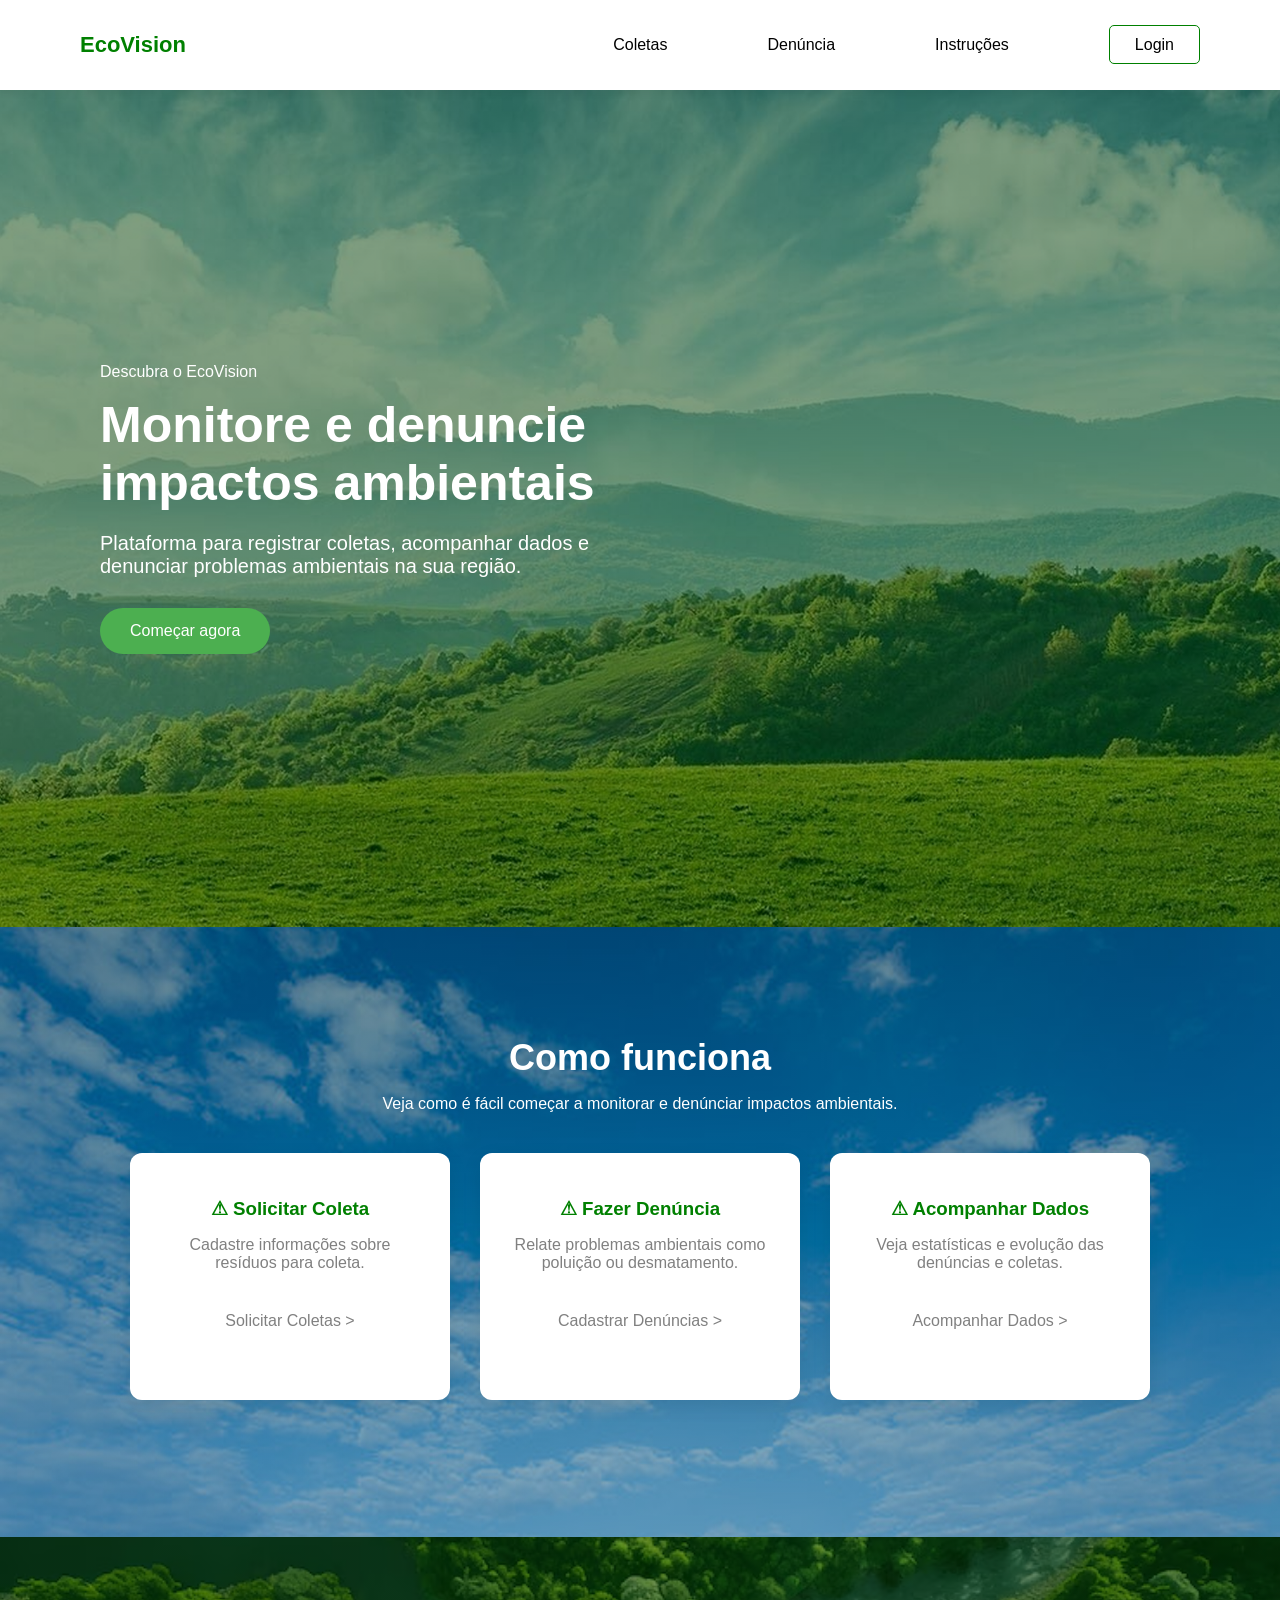
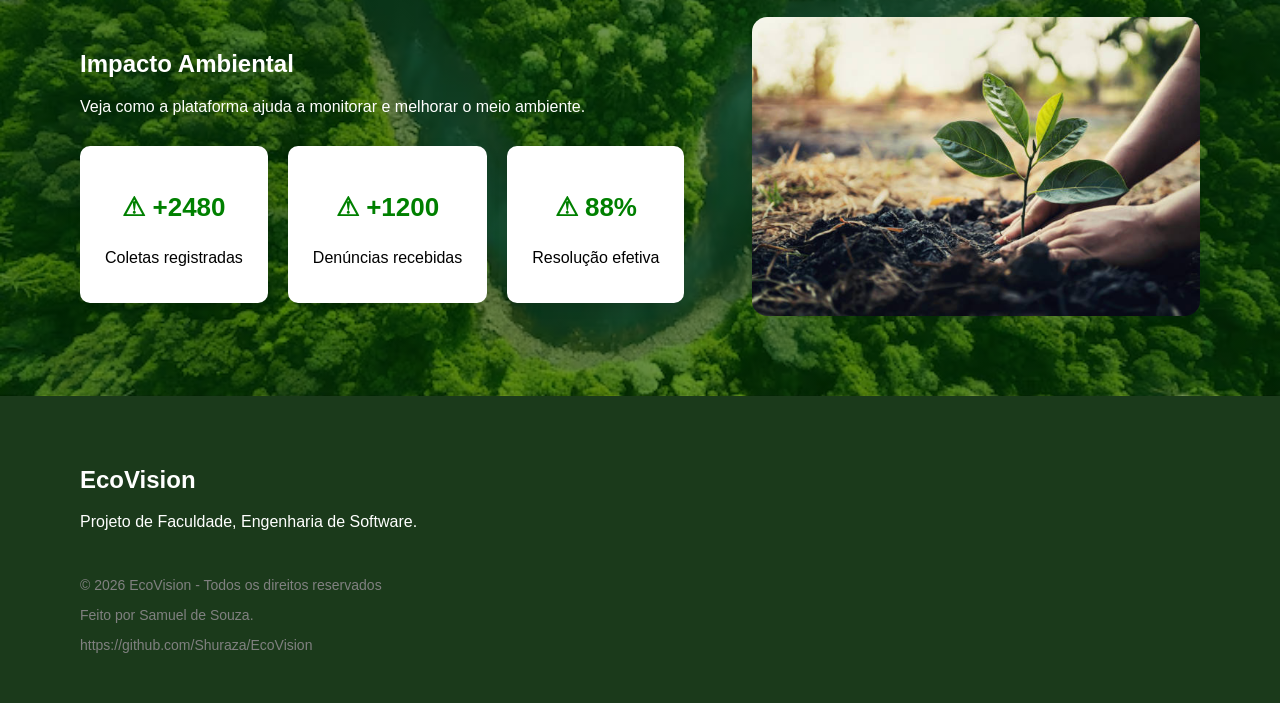
<file: Index.html>
<!DOCTYPE html>
<html lang="en">

<head>
    <meta charset="UTF-8">
    <meta name="viewport" content="width=device-width, initial-scale=1.0">
    <link rel="stylesheet" href="Assets/Css/home.css">
    <title>EcoVision</title>
</head>

<body>

    <!--------------------------header-------------------------------->

    <nav>
        <a href="Index.html">
            <div class="logo">EcoVision</div>
        </a>

        <ul>
            <li><a href="acompanhar_coleta.html">Coletas</a></li>
            <li><a href="acompanhar_denuncias.html">Denúncia</a></li>
            <li><a href="instrucoes.html">Instruções</a></li>
            <li><a class="login-btn" href="login.html">Login</a></li>
        </ul>

    </nav>

    <!-- ------------------------principal------------------------------ -->


    <section class="home">

        <div class="home-content">

            <span>Descubra o EcoVision</span>

            <h1>Monitore e denuncie impactos ambientais</h1>

            <p>
                Plataforma para registrar coletas, acompanhar dados
                e denunciar problemas ambientais na sua região.
            </p>

            <button class="comecar">Começar agora</button>

        </div>

    </section>

    <!-- ------------------------cOMO FUNCIONA------------------------------ -->


    <section class="ComoFunciona" id="Sobre">

        <h2>Como funciona</h2>

        <p class="subtitulo">Veja como é fácil começar a monitorar e denúnciar impactos ambientais.</p>

        <div class="cards">

            <div class="card">
                <h3>⚠ Solicitar Coleta</h3>
                <p>Cadastre informações sobre resíduos para coleta.</p>
                <a href="coletas.html">
                    <p>Solicitar Coletas ></p>
                </a>

            </div>

            <div class="card">
                <h3>⚠ Fazer Denúncia</h3>
                <p>Relate problemas ambientais como poluição ou desmatamento.</p>
                <a href="denuncia.html">
                    <p>Cadastrar Denúncias > </p>
                </a>

            </div>

            <div class="card">
                <h3>⚠ Acompanhar Dados</h3>
                <p>Veja estatísticas e evolução das denúncias e coletas.</p>
                <a href="#Dados">
                    <p>Acompanhar Dados ></p>
                </a>

            </div>

        </div>

    </section>


    <!-- ------------------------Acompanhar Dados------------------------------ -->

    <section class="impacto" id="Dados">

        <div class="impacto-text">

            <h2>Impacto Ambiental</h2>

            <p>Veja como a plataforma ajuda a monitorar e melhorar o meio ambiente.</p>

            <div class="stats">

                <div class="stat">
                    <h3>⚠ +2480</h3>
                    <p>Coletas registradas</p>
                </div>

                <div class="stat">
                    <h3>⚠ +1200</h3>
                    <p>Denúncias recebidas</p>
                </div>

                <div class="stat">
                    <h3>⚠ 88%</h3>
                    <p>Resolução efetiva</p>
                </div>

            </div>

        </div>

        <img src="Assets/Img/plantar_4x.jpg">

    </section>



    <footer>

        <div class="footer-grid">

            <div>
                <h2>EcoVision</h2>
                <p>Projeto de Faculdade, Engenharia de Software.</p>
            </div>


        </div>

        <div class="copyright">
            © 2026 EcoVision - Todos os direitos reservados
            <p>Feito por Samuel de Souza.</p>
            https://github.com/Shuraza/EcoVision
        </div>

    </footer>

</body>

</html>


</body>

</html>
</file>
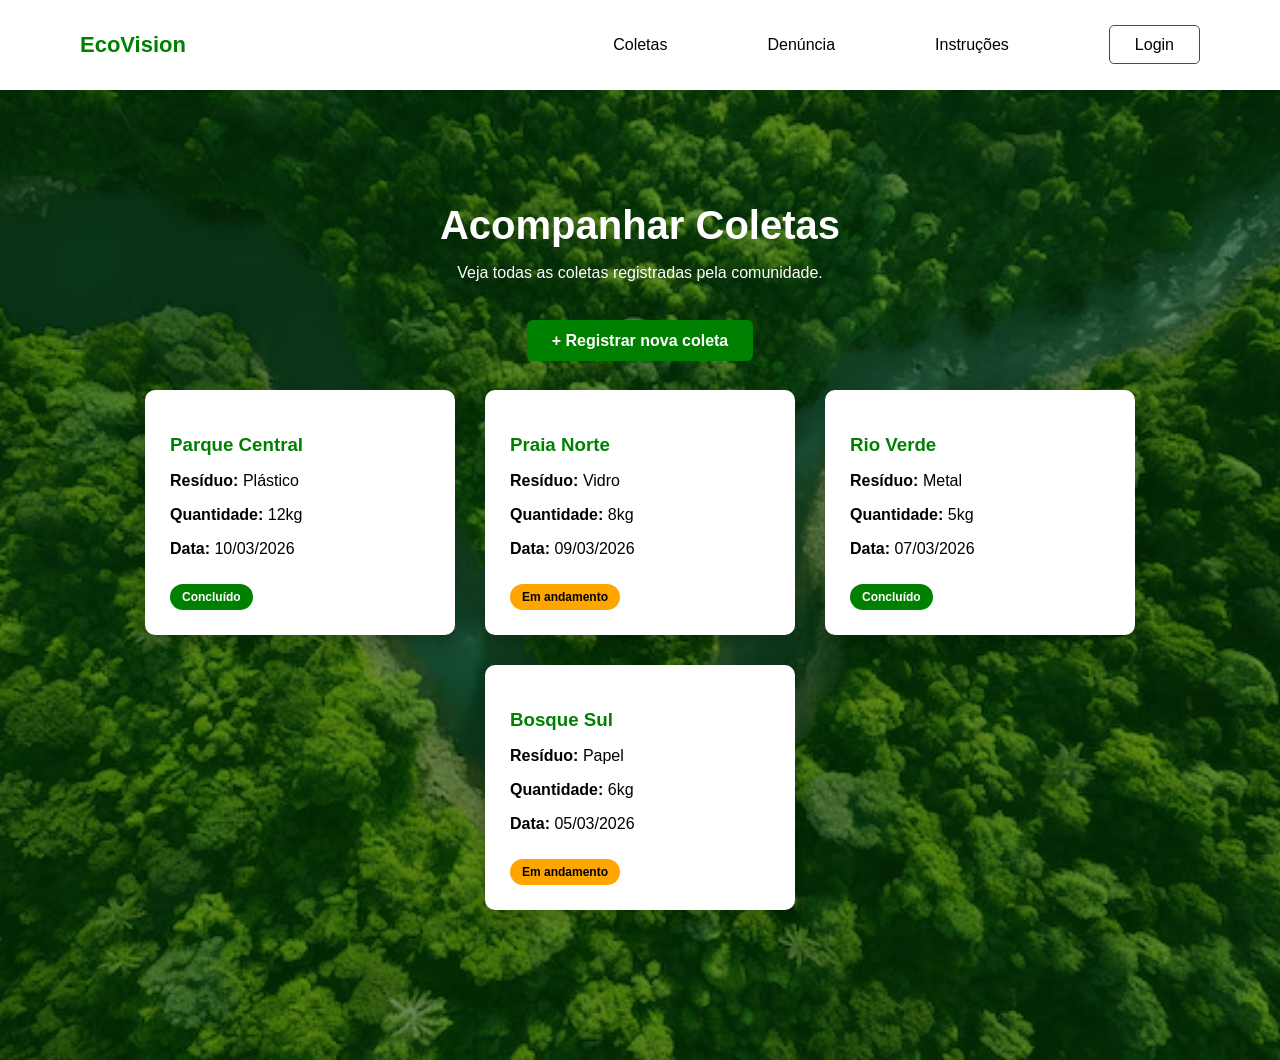
<file: acompanhar_coleta.html>
<!DOCTYPE html>
<html lang="pt-br">

<head>
    <meta charset="UTF-8">
    <meta name="viewport" content="width=device-width, initial-scale=1.0">

    <link rel="stylesheet" href="Assets/Css/acompanhar_coleta.css">

    <title>EcoVision</title>
</head>

<body>

    <!-- ------------------------header------------------------------ -->

    <nav>

        <a href="Index.html">
            <div class="logo">EcoVision</div>
        </a>

        <ul>
            <li><a href="acompanhar_coleta.html">Coletas</a></li>
            <li><a href="acompanhar_denuncias.html">Denúncia</a></li>
            <li><a href="instrucoes.html">Instruções</a></li>
            <li><a class="login-btn" href="login.html">Login</a></li>
        </ul>

    </nav>


    <!-- ------------------------pagina------------------------------ -->

    <section class="pagina-coletas">

        <h1>Acompanhar Coletas</h1>

        <p class="subtitulo">
            Veja todas as coletas registradas pela comunidade.
        </p>

        <div class="acoes">

            <a href="coletas.html" class="btn-coleta">
                + Registrar nova coleta
            </a>

        </div>

        <div class="lista-coletas">

            <div class="coleta-card">

                <h3>Parque Central</h3>

                <p><strong>Resíduo:</strong> Plástico</p>

                <p><strong>Quantidade:</strong> 12kg</p>

                <p><strong>Data:</strong> 10/03/2026</p>

                <span class="status concluido">Concluído</span>

            </div>


            <div class="coleta-card">

                <h3>Praia Norte</h3>

                <p><strong>Resíduo:</strong> Vidro</p>

                <p><strong>Quantidade:</strong> 8kg</p>

                <p><strong>Data:</strong> 09/03/2026</p>

                <span class="status andamento">Em andamento</span>

            </div>


            <div class="coleta-card">

                <h3>Rio Verde</h3>

                <p><strong>Resíduo:</strong> Metal</p>

                <p><strong>Quantidade:</strong> 5kg</p>

                <p><strong>Data:</strong> 07/03/2026</p>

                <span class="status concluido">Concluído</span>

            </div>


            <div class="coleta-card">

                <h3>Bosque Sul</h3>

                <p><strong>Resíduo:</strong> Papel</p>

                <p><strong>Quantidade:</strong> 6kg</p>

                <p><strong>Data:</strong> 05/03/2026</p>

                <span class="status andamento">Em andamento</span>

            </div>

        </div>

    </section>

</body>

</html>
</file>
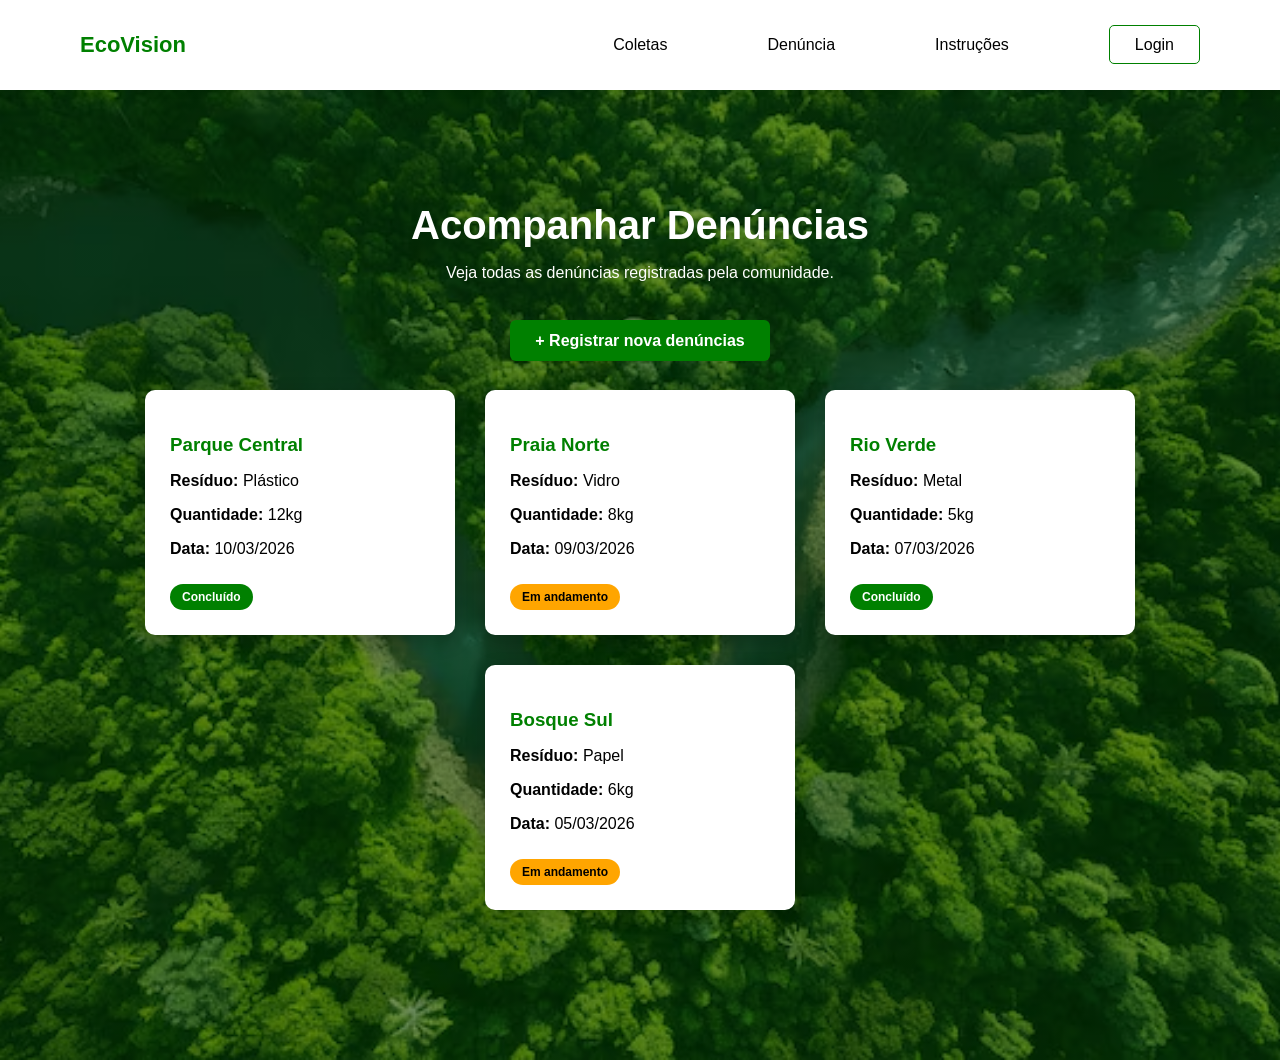
<file: acompanhar_denuncias.html>
<!DOCTYPE html>
<html lang="pt-br">

<head>
    <meta charset="UTF-8">
    <meta name="viewport" content="width=device-width, initial-scale=1.0">

    <link rel="stylesheet" href="Assets/Css/acompanhar_denuncias.css">

    <title>EcoVision</title>
</head>

<body>

    <!-- ------------------------header------------------------------ -->

    <nav>

        <a href="Index.html">
            <div class="logo">EcoVision</div>
        </a>

        <ul>
            <li><a href="acompanhar_coleta.html">Coletas</a></li>
            <li><a href="acompanhar_denuncias.html">Denúncia</a></li>
            <li><a href="instrucoes.html">Instruções</a></li>
            <li><a class="login-btn" href="login.html">Login</a></li>
        </ul>

    </nav>


    <!-- ------------------------pagina------------------------------ -->

    <section class="pagina-coletas">

        <h1>Acompanhar Denúncias</h1>

        <p class="subtitulo">
            Veja todas as denúncias registradas pela comunidade.
        </p>

        <div class="acoes">

            <a href="denuncia.html" class="btn-coleta">
                + Registrar nova denúncias
            </a>

        </div>

        <div class="lista-coletas">

            <div class="coleta-card">

                <h3>Parque Central</h3>

                <p><strong>Resíduo:</strong> Plástico</p>

                <p><strong>Quantidade:</strong> 12kg</p>

                <p><strong>Data:</strong> 10/03/2026</p>

                <span class="status concluido">Concluído</span>

            </div>


            <div class="coleta-card">

                <h3>Praia Norte</h3>

                <p><strong>Resíduo:</strong> Vidro</p>

                <p><strong>Quantidade:</strong> 8kg</p>

                <p><strong>Data:</strong> 09/03/2026</p>

                <span class="status andamento">Em andamento</span>

            </div>


            <div class="coleta-card">

                <h3>Rio Verde</h3>

                <p><strong>Resíduo:</strong> Metal</p>

                <p><strong>Quantidade:</strong> 5kg</p>

                <p><strong>Data:</strong> 07/03/2026</p>

                <span class="status concluido">Concluído</span>

            </div>


            <div class="coleta-card">

                <h3>Bosque Sul</h3>

                <p><strong>Resíduo:</strong> Papel</p>

                <p><strong>Quantidade:</strong> 6kg</p>

                <p><strong>Data:</strong> 05/03/2026</p>

                <span class="status andamento">Em andamento</span>

            </div>

        </div>

    </section>

</body>

</html>
</file>
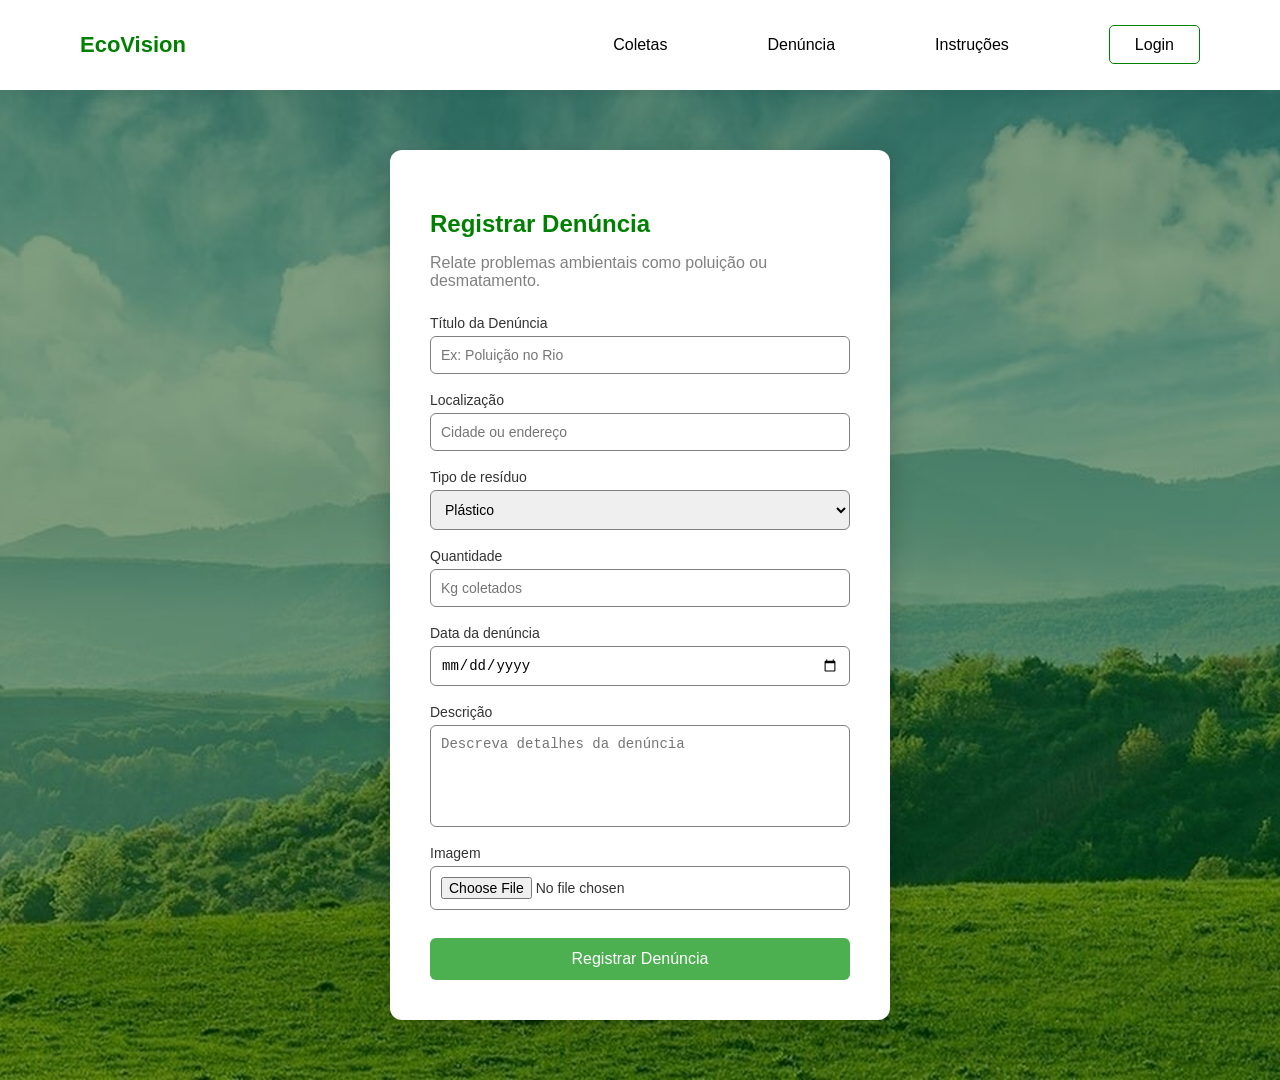
<file: denuncia.html>
<!DOCTYPE html>
<html lang="pt-br">

<head>
    <meta charset="UTF-8">
    <meta name="viewport" content="width=device-width, initial-scale=1.0">

    <link rel="stylesheet" href="Assets/Css/denuncia.css">

    <title>EcoVision</title>
</head>

<body>

    <!-- ------------------------header------------------------------ -->

    <nav>

        <a href="Index.html">
            <div class="logo">EcoVision</div>
        </a>

        <ul>
            <li><a href="acompanhar_coleta.html">Coletas</a></li>
            <li><a href="acompanhar_denuncias.html">Denúncia</a></li>
            <li><a href="instrucoes.html">Instruções</a></li>
            <li><a class="login-btn" href="login.html">Login</a></li>
        </ul>

    </nav>

    <!-- ------------------------tela coleta------------------------------ -->

    <section class="coleta">

        <div class="coleta-card">

            <h1>Registrar Denúncia</h1>

            <p>Relate problemas ambientais como poluição ou desmatamento.</p>

            <form>

                <div class="input-group">
                    <label>Título da Denúncia</label>
                    <input type="text" placeholder="Ex: Poluição no Rio">
                </div>

                <div class="input-group">
                    <label>Localização</label>
                    <input type="text" placeholder="Cidade ou endereço">
                </div>

                <div class="input-group">
                    <label>Tipo de resíduo</label>

                    <select>
                        <option>Plástico</option>
                        <option>Papel</option>
                        <option>Metal</option>
                        <option>Vidro</option>
                        <option>Orgânico</option>
                        <option>Outro</option>

                    </select>

                </div>

                <div class="input-group">
                    <label>Quantidade</label>
                    <input type="number" placeholder="Kg coletados">
                </div>

                <div class="input-group">
                    <label>Data da denúncia</label>
                    <input type="date">
                </div>

                <div class="input-group">
                    <label>Descrição</label>
                    <textarea placeholder="Descreva detalhes da denúncia"></textarea>
                </div>

                <div class="input-group">
                    <label>Imagem</label>
                    <input type="file" placeholder="Insira a imagem">
                </div>


                <button type="submit">Registrar Denúncia</button>

            </form>

        </div>

    </section>

</body>

</html>
</file>
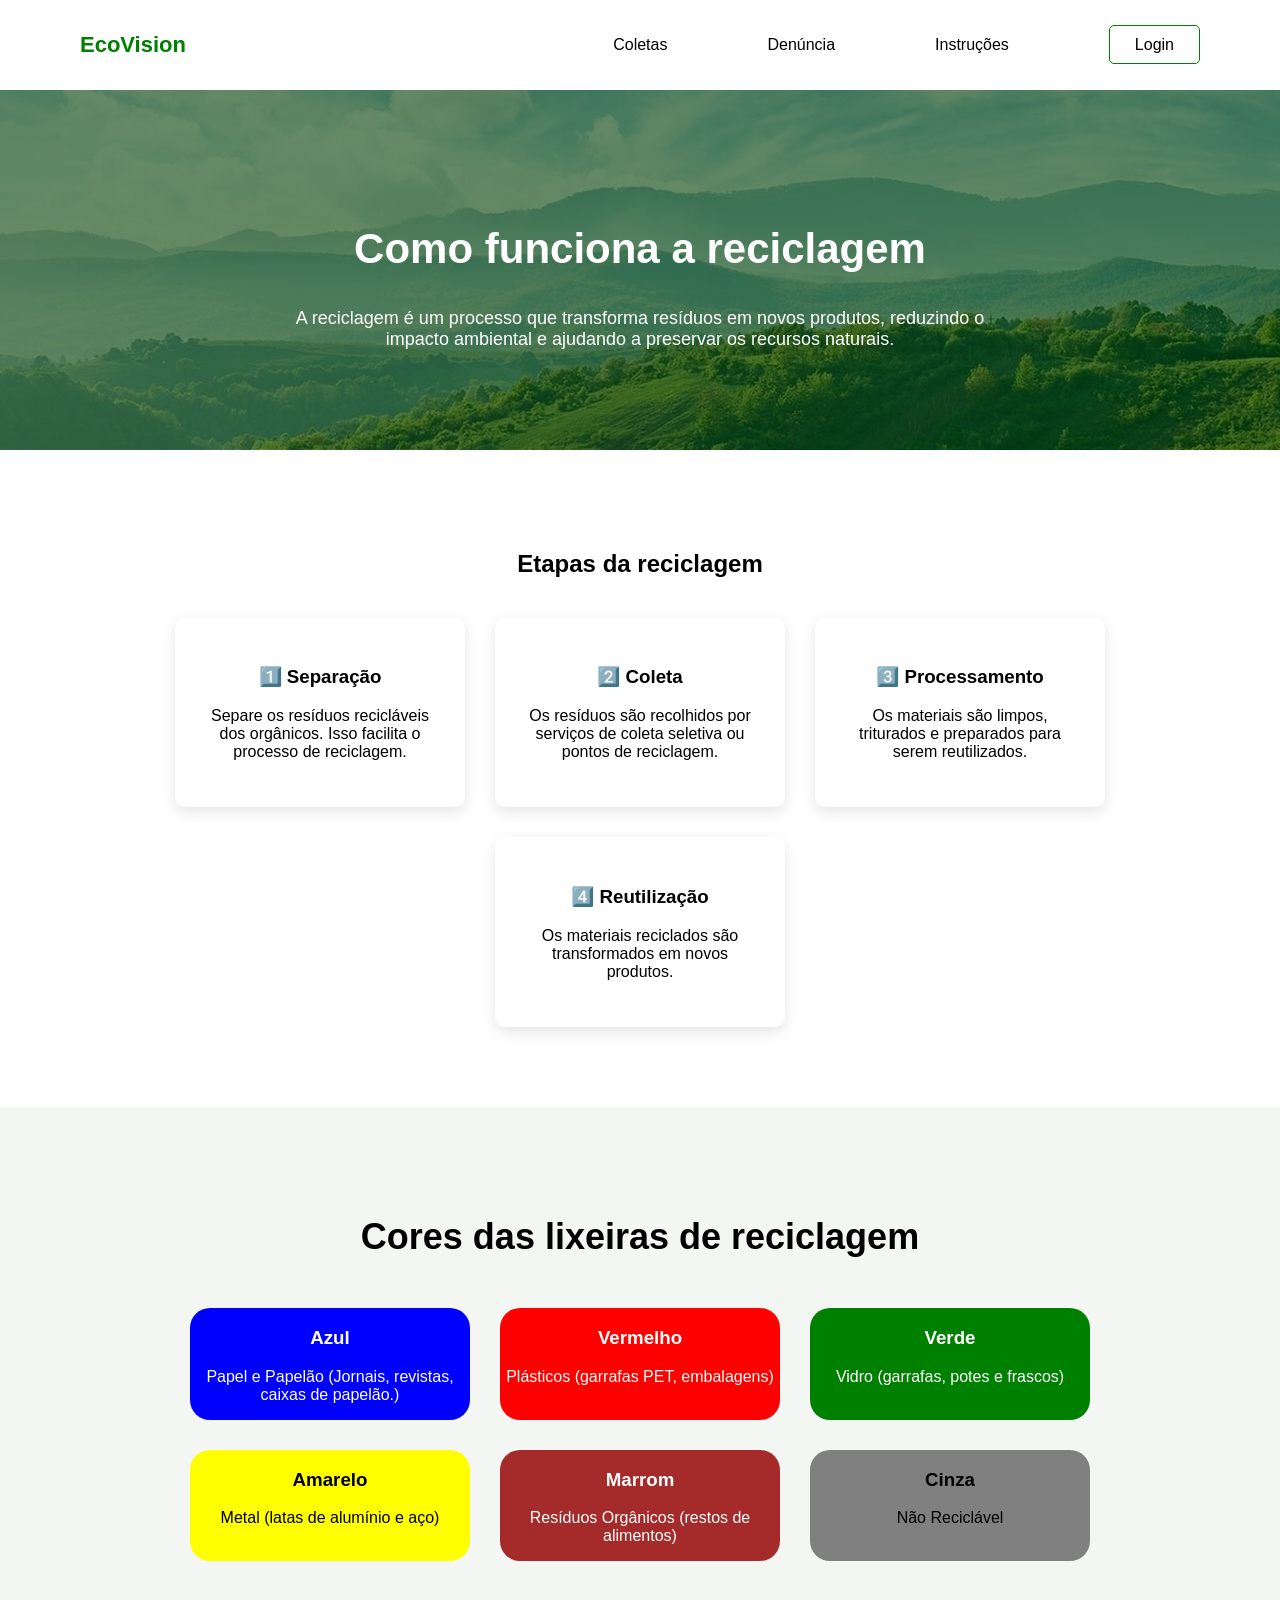
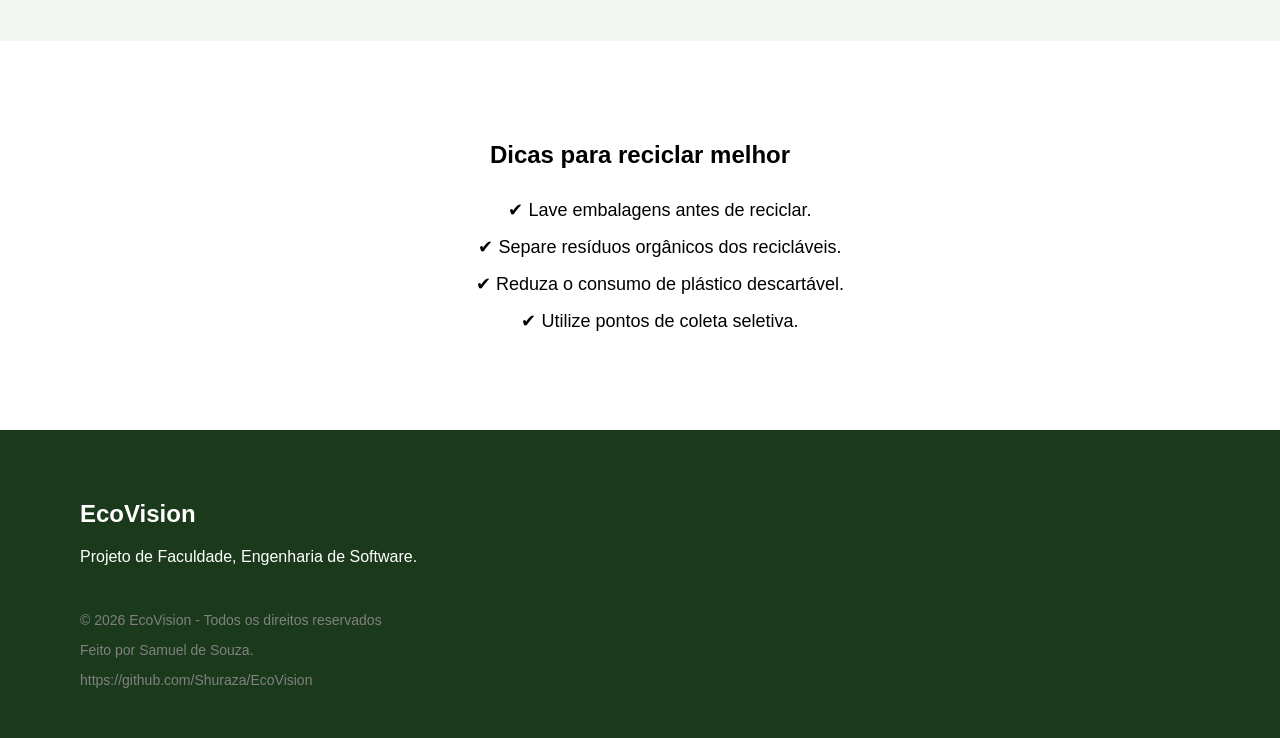
<file: instrucoes.html>
<!DOCTYPE html>
<html lang="pt-br">

<head>

    <meta charset="UTF-8">
    <meta name="viewport" content="width=device-width, initial-scale=1.0">

    <link rel="stylesheet" href="Assets/Css/instrucoes.css">

    <title>Instruções | EcoVision</title>

</head>

<body>

    <!-- ------------------------header------------------------------ -->

    <nav>

        <a href="Index.html">
            <div class="logo">EcoVision</div>
        </a>

        <ul>
            <li><a href="acompanhar_coleta.html">Coletas</a></li>
            <li><a href="acompanhar_denuncias.html">Denúncia</a></li>
            <li><a href="instrucoes.html">Instruções</a></li>
            <li><a class="login-btn" href="login.html">Login</a></li>
        </ul>

    </nav>


    <!-- ------------------------intro------------------------------ -->

    <section class="intro">

        <h1>Como funciona a reciclagem</h1>

        <p>
            A reciclagem é um processo que transforma resíduos em novos produtos,
            reduzindo o impacto ambiental e ajudando a preservar os recursos naturais.
        </p>

    </section>


    <!-- ------------------------processo------------------------------ -->

    <section class="processo">

        <h2>Etapas da reciclagem</h2>

        <div class="cards">

            <div class="card">

                <h3>1️⃣ Separação</h3>

                <p>
                    Separe os resíduos recicláveis dos orgânicos.
                    Isso facilita o processo de reciclagem.
                </p>

            </div>

            <div class="card">

                <h3>2️⃣ Coleta</h3>

                <p>
                    Os resíduos são recolhidos por serviços de coleta seletiva
                    ou pontos de reciclagem.
                </p>

            </div>

            <div class="card">

                <h3>3️⃣ Processamento</h3>

                <p>
                    Os materiais são limpos, triturados e preparados
                    para serem reutilizados.
                </p>

            </div>

            <div class="card">

                <h3>4️⃣ Reutilização</h3>

                <p>
                    Os materiais reciclados são transformados em novos produtos.
                </p>

            </div>

        </div>

    </section>


    <section class="lixeiras">

        <h2>Cores das lixeiras de reciclagem</h2>

        <div class="lixeiras-grid">

            <div class="lixeira-Azul">
                <h3>Azul</h3>
                <p>Papel e Papelão (Jornais, revistas, caixas de papelão.)</p>
            </div>

            <div class="lixeira-Vermelha">
                <h3>Vermelho</h3>
                <p>Plásticos (garrafas PET, embalagens)</p>
            </div>

            <div class="lixeira-Verde">
                <h3>Verde</h3>
                <p>Vidro (garrafas, potes e frascos)</p>
            </div>

            <div class="lixeira-Amarela">
                <h3>Amarelo</h3>
                <p>Metal (latas de alumínio e aço)</p>
            </div>

            <div class="lixeira-Marrom">
                <h3>Marrom</h3>
                <p>Resíduos Orgânicos (restos de alimentos)</p>
            </div>

            <div class="lixeira-Cinza">
                <h3>Cinza</h3>
                <p>Não Reciclável</p>
            </div>

        </div>




    </section>


    <!-- ------------------------dicas------------------------------ -->

    <section class="dicas">

        <h2>Dicas para reciclar melhor</h2>

        <ul>

            <li>✔ Lave embalagens antes de reciclar.</li>

            <li>✔ Separe resíduos orgânicos dos recicláveis.</li>

            <li>✔ Reduza o consumo de plástico descartável.</li>

            <li>✔ Utilize pontos de coleta seletiva.</li>

        </ul>

    </section>

<footer>

        <div class="footer-grid">

            <div>
                <h2>EcoVision</h2>
                <p>Projeto de Faculdade, Engenharia de Software.</p>
            </div>


        </div>

        <div class="copyright">
            © 2026 EcoVision - Todos os direitos reservados
            <p>Feito por Samuel de Souza.</p>
            https://github.com/Shuraza/EcoVision
        </div>

    </footer>


</body>

</html>
</file>
<file: Assets/Css/home.css>
body{
background:#f4f6f4;
color:#333;
margin:0;
padding:0;
box-sizing:border-box;
font-family:Arial, Helvetica, sans-serif;
}

/* ------------------------header------------------------------ */

nav{
display:flex;
justify-content:space-between;
align-items:center;
padding:20px 80px;
background:white;
position:sticky;
top:0;
box-shadow:0 2px 10px rgba(0,0,0,0.05);
}

.logo{
font-size:22px;
font-weight:bold;
color:green;
}

nav ul{
display:flex;
gap:100px;
list-style:none;
}

nav a{
text-decoration:none;
color:black;
}

nav a:hover{
color:green;
}

.login-btn{
padding:10px 25px;
border:1px solid green;
border-radius:5px;
}


/* ------------------------principal------------------------------ */



.home{
height:93vh;
display:flex;
align-items:center;
padding:0 100px;
color:white;
background:
linear-gradient(rgba(0,60,0,0.5),rgba(0,60,0,0.5)),
url(../Img/campo_4x.jpg);
background-size:cover;
background-position:center;
}

.home-content{
max-width:500px;
}

.home h1{
font-size:50px;
margin:15px 0;
}

.home p{
font-size:20px;
margin-bottom:30px;
}

.comecar{
background:#4caf50;
padding:14px 30px;
border:none;
border-radius:30px;
font-size:16px;
color:white;
cursor:pointer;
transition:0.3s;
}

.comecar:hover{
background:#43a047;
transform:translateY(-2px);
}


.ComoFunciona{
height:50vh;
color:white;
padding:80px;
text-align:center;
background:
linear-gradient(rgba(0, 53, 60, 0.5),rgba(8, 85, 129, 0.5)),
url(../Img/ceu_4x.jpg);
background-size:cover;
background-position:center;
}

.ComoFunciona h2{
font-size:36px;
color:white;

margin-bottom:10px;
}

.ComoFunciona .subtitulo{
color:white;
margin-bottom:40px;
}

.ComoFunciona p{
color:gray;
margin-bottom:40px;
}

.cards{
display:flex;
justify-content:center;
gap:30px;
flex-wrap:wrap;
}

.card{
background:white;
padding:30px;
border-radius:12px;
width:260px;
box-shadow:0 6px 20px rgba(0,0,0,0.08);
transition:0.3s;
}

.card:hover{
transform:translateY(-6px);
}

.card h3{
margin:15px 0;
color:green;
}

.card a{
text-decoration: none;
}

.impacto{
display:flex;
align-items:center;
gap:50px;
padding:80px;
background:white;
flex-wrap:wrap;
background:
linear-gradient(rgba(0,60,0,0.5),rgba(0,60,0,0.5)),
url(../Img/rio.avif);
background-size:cover;
background-position:center;
}

.impacto-text{
flex:1;
color: white;
}
.impacto h2{
flex:1;
color: white;

}


.stats{
display:flex;
gap:20px;
margin-top:30px;
flex-wrap:wrap;
}

.stat{
background:white;
padding:20px 25px;
border-radius:10px;
box-shadow:0 4px 15px rgba(0,0,0,0.08);
color: black;

}

.stat h3{
color: green;
font-size:26px;
text-align: center;
}

.impacto img{
flex:1;
border-radius:15px;
max-width:40%;
}


footer{
background:#1b3a1b;
color:white;
padding:50px 80px;
}

.footer-grid{
display:flex;
justify-content:space-between;
flex-wrap:wrap;
gap:40px;
}

footer h4{
margin-bottom:10px;
}

footer ul{
list-style:none;
}

footer li{
margin:5px 0;
color:wheat;
}

.copyright{
margin-top:30px;
color:gray;
font-size:14px;
}


@media(max-width:900px){

.hero{
padding:40px;
height:auto;
}

.section{
padding:60px 30px;
}

.impact{
padding:60px 30px;
flex-direction:column;
}

nav{
padding:20px 30px;
}

}
</file>
<file: Assets/Css/acompanhar_coleta.css>
body {
    background: #f4f6f4;
    color: #333;
    margin: 0;
    font-family: Arial, Helvetica, sans-serif;
}

/* ------------------------navbar------------------------------ */

nav {
    display: flex;
    justify-content: space-between;
    align-items: center;
    padding: 20px 80px;
    background: white;
    position: sticky;
    top: 0;
    box-shadow: 0 2px 10px rgba(0, 0, 0, 0.05);
}

.logo {
    font-size: 22px;
    font-weight: bold;
    color: green;
}

nav ul {
    display: flex;
    gap: 100px;
    list-style: none;
}

nav a {
    text-decoration: none;
    color: black;
}

nav a:hover {
    color: green;
}

.login-btn {
    padding: 10px 25px;
    border: 1px solid green;
    border-radius: 5px;
}

/* ------------------------pagina------------------------------ */

.pagina-coletas {

    padding: 80px;

    background:
        linear-gradient(rgba(0, 60, 0, 0.5), rgba(0, 60, 0, 0.5)),
        url("../Img/rio.avif");

    background-size: cover;
    background-position: center;
    min-height: 90vh;
    color: white;
    text-align: center;
}

.pagina-coletas h1 {
    font-size: 40px;
    margin-bottom: 10px;
}

.subtitulo {
    margin-bottom: 50px;
}

/* ------------------------cards------------------------------ */

.lista-coletas {
    display: flex;
    flex-wrap: wrap;
    gap: 30px;
    justify-content: center;

}

.coleta-card {
    background: white;
    color: black;
    width: 260px;
    padding: 25px;
    border-radius: 10px;
    box-shadow: 0 6px 20px rgba(0, 0, 0, 0.2);
    text-align: left;
    transition: 0.3s;

}

.coleta-card:hover {    transform: translateY(-6px);

}

.coleta-card h3 {
    color: green;
    margin-bottom: 10px;

}

/* ------------------------status------------------------------ */

.status {
    display: inline-block;
    margin-top: 10px;
    padding: 6px 12px;
    border-radius: 20px;
    font-size: 12px;
    font-weight: bold;
}

.concluido {
    background: green;
    color: white;
}

.andamento {
    background: orange;
    color: black;
}

.acoes {
    margin-bottom: 40px;
}

.btn-coleta {

    background: green;
    color: white;
    padding: 12px 25px;
    border-radius: 6px;
    text-decoration: none;
    font-weight: bold;
    transition: 0.3s;

}

.btn-coleta:hover {
    background: rgb(2, 165, 2);
    transform: translateY(-2px);

}
</file>
<file: Assets/Css/acompanhar_denuncias.css>
body {
    background: #f4f6f4;
    color: #333;
    margin: 0;
    font-family: Arial, Helvetica, sans-serif;
}

/* ------------------------navbar------------------------------ */

nav {
    display: flex;
    justify-content: space-between;
    align-items: center;
    padding: 20px 80px;
    background: white;
    position: sticky;
    top: 0;
    box-shadow: 0 2px 10px rgba(0, 0, 0, 0.05);
}

.logo {
    font-size: 22px;
    font-weight: bold;
    color: green;
}

nav ul {
    display: flex;
    gap: 100px;
    list-style: none;
}

nav a {
    text-decoration: none;
    color: black;
}

nav a:hover {
    color: green;
}

.login-btn {
    padding: 10px 25px;
    border: 1px solid green;
    border-radius: 5px;
}

/* ------------------------pagina------------------------------ */

.pagina-coletas {

    padding: 80px;

    background:
        linear-gradient(rgba(0, 60, 0, 0.5), rgba(0, 60, 0, 0.5)),
        url("../Img/rio.avif");

    background-size: cover;
    background-position: center;
    min-height: 90vh;
    color: white;
    text-align: center;
}

.pagina-coletas h1 {
    font-size: 40px;
    margin-bottom: 10px;
}

.subtitulo {
    margin-bottom: 50px;
}

/* ------------------------cards------------------------------ */

.lista-coletas {
    display: flex;
    flex-wrap: wrap;
    gap: 30px;
    justify-content: center;

}

.coleta-card {
    background: white;
    color: black;
    width: 260px;
    padding: 25px;
    border-radius: 10px;
    box-shadow: 0 6px 20px rgba(0, 0, 0, 0.2);
    text-align: left;
    transition: 0.3s;

}

.coleta-card:hover {    transform: translateY(-6px);

}

.coleta-card h3 {
    color: green;
    margin-bottom: 10px;

}

/* ------------------------status------------------------------ */

.status {
    display: inline-block;
    margin-top: 10px;
    padding: 6px 12px;
    border-radius: 20px;
    font-size: 12px;
    font-weight: bold;
}

.concluido {
    background: green;
    color: white;
}

.andamento {
    background: orange;
    color: black;
}

.acoes {
    margin-bottom: 40px;
}

.btn-coleta {

    background: green;
    color: white;
    padding: 12px 25px;
    border-radius: 6px;
    text-decoration: none;
    font-weight: bold;
    transition: 0.3s;

}

.btn-coleta:hover {
    background: rgb(2, 165, 2);
    transform: translateY(-2px);

}
</file>
<file: Assets/Css/denuncia.css>
body {
    background: #f4f6f4;
    color: #333;
    margin: 0;
    padding: 0;
    font-family: Arial, Helvetica, sans-serif;
}

/* ------------------------header------------------------------ */

nav {
    display: flex;
    justify-content: space-between;
    align-items: center;
    padding: 20px 80px;
    background: white;
    position: sticky;
    top: 0;
    box-shadow: 0 2px 10px rgba(0, 0, 0, 0.05);
}

.logo {
    font-size: 22px;
    font-weight: bold;
    color: green;
}

nav ul {
    display: flex;
    gap: 100px;
    list-style: none;
}

nav a {
    text-decoration: none;
    color: black;
}

nav a:hover {
    color: green;
}

.login-btn {
    padding: 10px 25px;
    border: 1px solid green;
    border-radius: 5px;
}

/* ------------------------coleta------------------------------ */

.coleta {

    min-height: 90vh;

    display: flex;
    justify-content: center;
    align-items: center;

    background:
        linear-gradient(rgba(0, 60, 0, 0.5), rgba(0, 60, 0, 0.5)),
        url("../Img/campo_4x.jpg");

    background-size: cover;
    background-position: center;

    padding: 60px;

}

.coleta-card {
    background: white;
    padding: 40px;
    width: 420px;
    border-radius: 12px;
    box-shadow: 0 8px 25px rgba(0, 0, 0, 0.2);

}

.coleta-card h1 {

    color: green;
    margin-bottom: 10px;
}

.coleta-card p {
    color: gray;
    margin-bottom: 25px;

}

.input-group {
    display: flex;
    flex-direction: column;
    margin-bottom: 18px;

}

.input-group label {
    font-size: 14px;
    margin-bottom: 5px;
}

.input-group input,
.input-group select,
.input-group textarea {

    padding: 10px;
    border-radius: 6px;
    border: 1px solid gray;
    font-size: 14px;
}

textarea {
    resize: none;
    height: 80px;
}

button {
    margin-top: 10px;
    width: 100%;
    padding: 12px;
    border: none;
    background: #4caf50;
    color: white;
    font-size: 16px;
    border-radius: 6px;
    cursor: pointer;
    transition: 0.3s;

}

button:hover {
    background: #43a047;

}
</file>
<file: Assets/Css/instrucoes.css>
body {
    margin: 0;
    font-family: Arial, Helvetica, sans-serif;
    background: white;
    color: black;
}


nav {
    display: flex;
    justify-content: space-between;
    align-items: center;
    padding: 20px 80px;
    background: white;
    box-shadow: 0 2px 10px rgba(0, 0, 0, 0.05);
}

.logo {
    font-size: 22px;
    font-weight: bold;
    color: green;
}

nav ul {
    display: flex;
    gap: 100px;
    list-style: none;
}

nav a {
    text-decoration: none;
    color: black;
}

nav a:hover {
    color: green;
}

.login-btn {
    padding: 10px 25px;
    border: 1px solid green;
    border-radius: 5px;
}


.intro {
    padding: 100px;
    text-align: center;
    color: white;
    background:
        linear-gradient(rgba(0, 60, 0, 0.6), rgba(0, 60, 0, 0.6)),
        url("../Img/campo_4x.jpg");

    background-size: cover;
    background-position: center;

}

.intro h1 {
    font-size: 42px;
}

.intro p {
    font-size: 18px;
    max-width: 700px;
    margin: auto;
    margin-top: 20px;
}


.processo {
    padding: 80px;
    text-align: center;
}

.cards {
    display: flex;
    justify-content: center;
    gap: 30px;
    flex-wrap: wrap;
    margin-top: 40px;
}

.card {
    background: white;
    padding: 30px;
    width: 230px;
    border-radius: 10px;
    box-shadow: 0 5px 15px rgba(0, 0, 0, 0.1);
}



.dicas {
    padding: 80px;
    text-align: center;
}

.dicas ul {
    list-style: none;
    font-size: 18px;
    margin-top: 30px;
}

.dicas li {
    margin: 15px 0;
}


.lixeiras {
    padding: 80px;
    text-align: center;
    background: #f4f6f4;

}

.lixeiras h2 {
    font-size: 36px;
    margin-bottom: 50px;

}


.lixeiras-grid {

    display: grid;
    grid-template-columns: repeat(auto-fit, minmax(220px, 1fr));
    gap: 30px;
    max-width: 900px;
    margin: auto;

}

.lixeira {

    height: 180px;
    padding: 25px;
    border-radius: 14px;
    color: white;
    display: flex;
    flex-direction: column;
    justify-content: center;
    align-items: center;
    text-align: center;
    box-shadow: 0 8px 20px rgba(0, 0, 0, 0.15);
    transition: 0.3s;

}



.lixeira-Azul {
    background: blue;
    border-radius: 20px;
    color: white;

}

.lixeira-Vermelha {
    background: red;
    border-radius: 20px;
    color: white;
}

.lixeira-Verde {
    background: green;
    border-radius: 20px;
    color: white;


}

.lixeira-Amarela {
    background: yellow;
    color: black;
    border-radius: 20px;

}

.lixeira-Marrom {
    background: brown;
    border-radius: 20px;
    color: white;
}

.lixeira-Cinza {
    background: gray;
    border-radius: 20px;

}





.lixeira-Azul:hover {
     transform: translateY(-6px) scale(1.03);
    box-shadow: 0 12px 25px rgba(0, 0, 0, 0.2);

}

.lixeira-Vermelha:hover {
     transform: translateY(-6px) scale(1.03);
    box-shadow: 0 12px 25px rgba(0, 0, 0, 0.2);

}

.lixeira-Verde:hover {
     transform: translateY(-6px) scale(1.03);
    box-shadow: 0 12px 25px rgba(0, 0, 0, 0.2);

}

.lixeira-Amarela:hover {
     transform: translateY(-6px) scale(1.03);
    box-shadow: 0 12px 25px rgba(0, 0, 0, 0.2);

}

.lixeira-Marrom:hover {
     transform: translateY(-6px) scale(1.03);
    box-shadow: 0 12px 25px rgba(0, 0, 0, 0.2);

}

.lixeira-Cinza:hover {
     transform: translateY(-6px) scale(1.03);
    box-shadow: 0 12px 25px rgba(0, 0, 0, 0.2);

}







footer {
    background: #1b3a1b;
    color: white;
    padding: 50px 80px;
}

.footer-grid {
    display: flex;
    justify-content: space-between;
    flex-wrap: wrap;
    gap: 40px;
}

footer h4 {
    margin-bottom: 10px;
}

footer ul {
    list-style: none;
}

footer li {
    margin: 5px 0;
    color: wheat;
}

.copyright {
    margin-top: 30px;
    color: gray;
    font-size: 14px;
}
</file>
